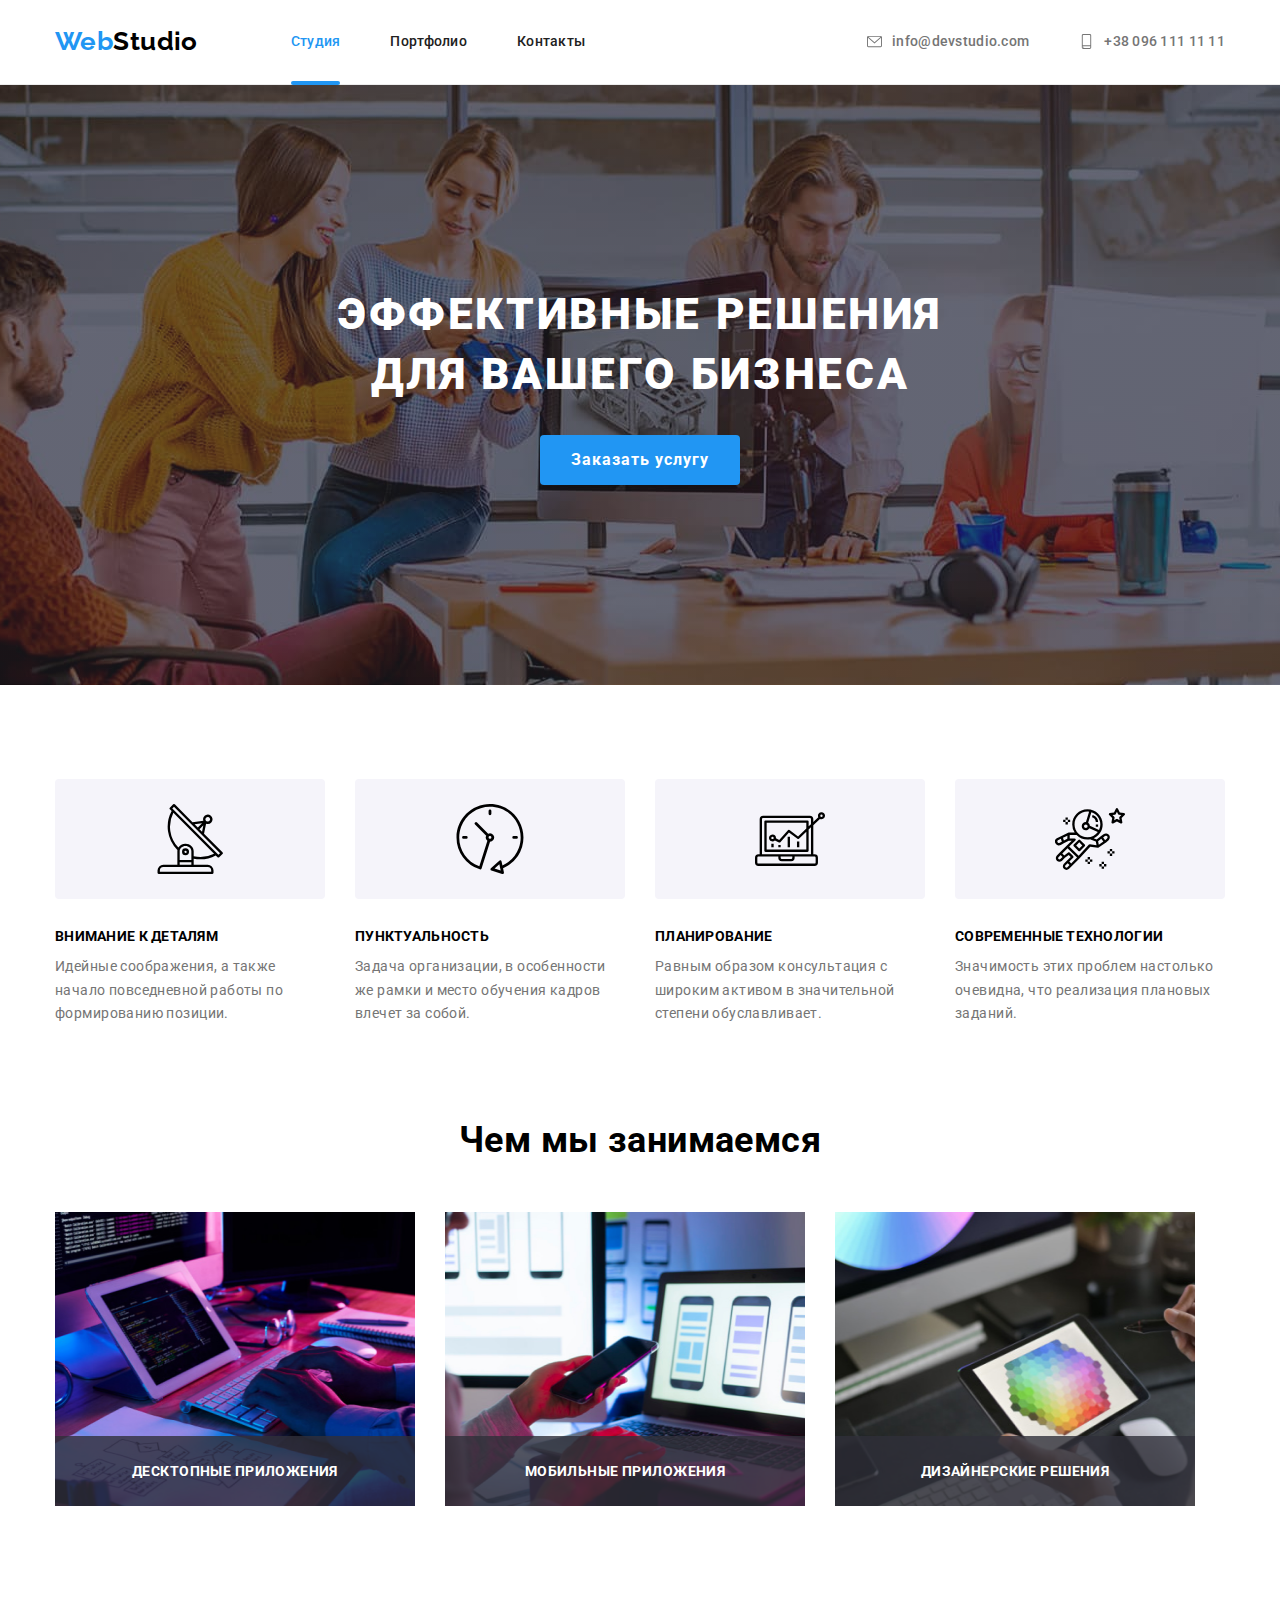
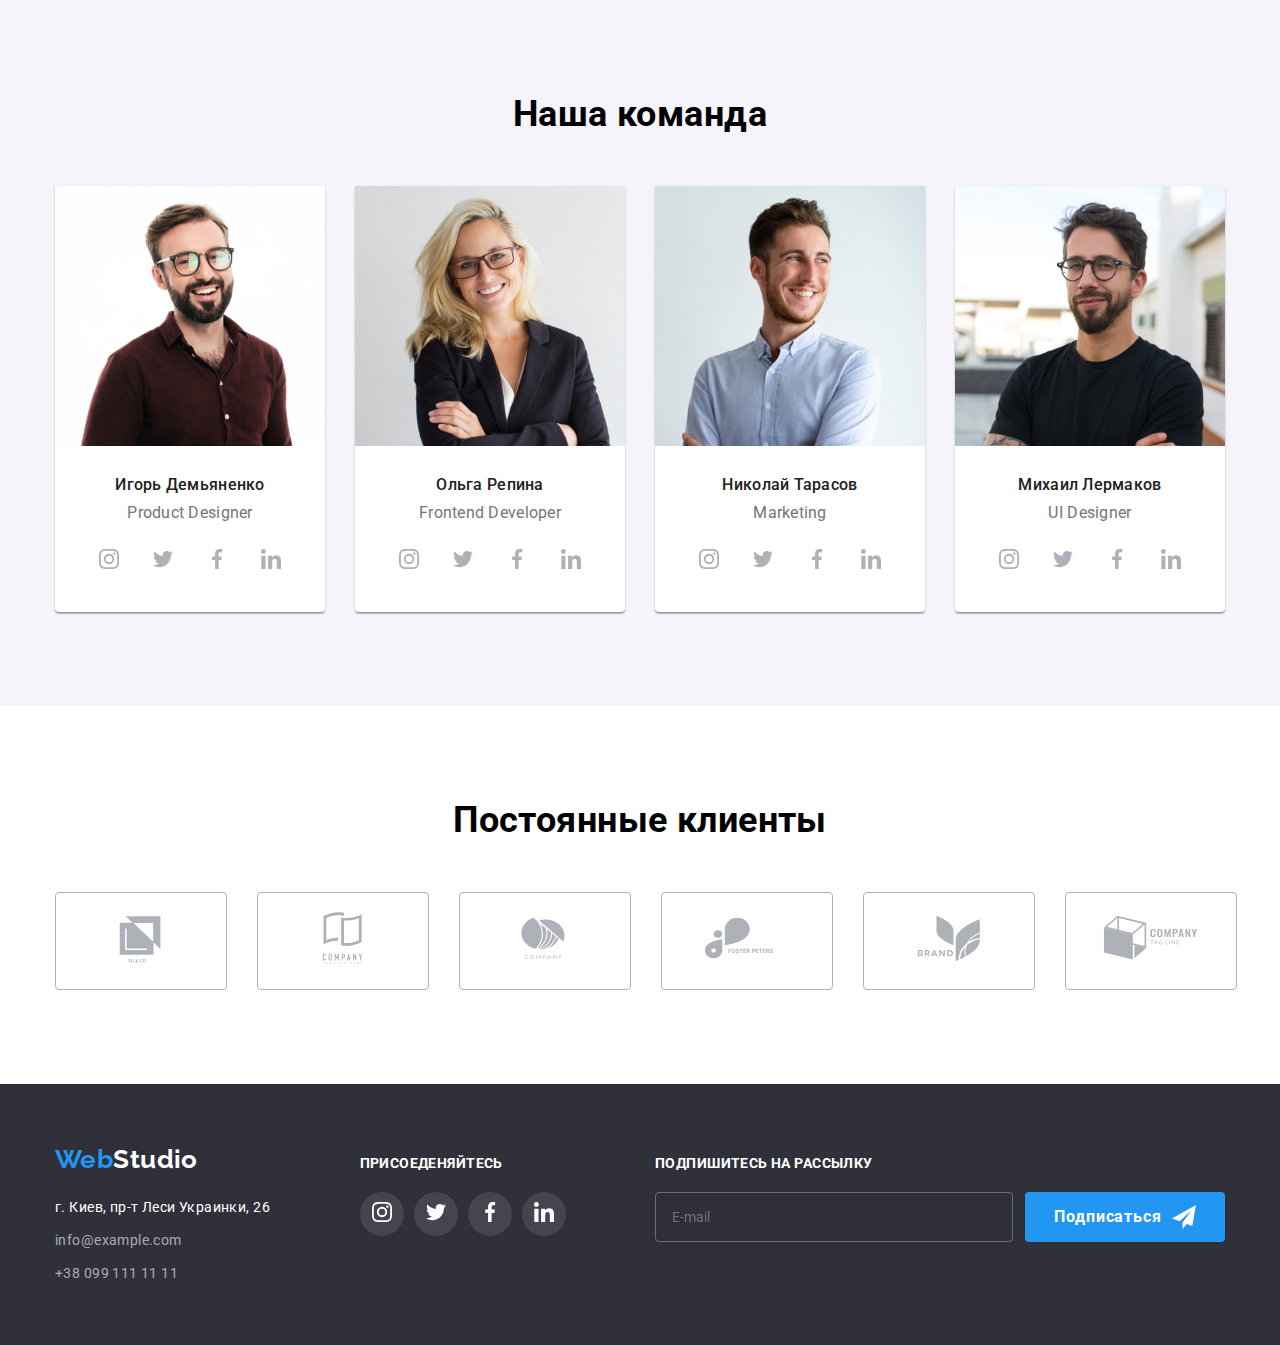
<file: index.html>
<!DOCTYPE html>
<html lang="ru">
  <head>
    <meta charset="UTF-8" />
    <meta http-equiv="X-UA-Compatible" content="IE=edge" />
    <meta name="viewport" content="width=device-width, initial-scale=1.0" />
    <link
      rel="stylesheet"
      href="https://cdnjs.cloudflare.com/ajax/libs/modern-normalize/1.1.0/modern-normalize.min.css"
    />
    <link rel="stylesheet" href="./css/syles.css" />
    <link rel="preconnect" href="https://fonts.googleapis.com" />
    <link rel="preconnect" href="https://fonts.gstatic.com" crossorigin />
    <link
      href="https://fonts.googleapis.com/css2?family=Raleway:wght@700&display=swap"
      rel="stylesheet"
    />
    <link
      href="https://fonts.googleapis.com/css2?family=Roboto:wght@400;500;700;900&display=swap"
      rel="stylesheet"
    />

    <title>Document</title>
  </head>
  <body>
    <header>
      <div class="container flex">
        <nav class="nav-menu">
          <a class="header-logo-link" href="./index.html"
            ><p class="header-logo">
              <span class="header-logo-web">Web</span>Studio
            </p>
          </a>
          <ul class="list-settings">
            <li class="menu-list no-margin-left">
              <a class="menu-list-item active" href="./index.html">Студия</a>
            </li>
            <li class="menu-list">
              <a class="menu-list-item" href="./portfolio.html">Портфолио</a>
            </li>
            <li class="menu-list">
              <a class="menu-list-item" href="">Контакты</a>
            </li>
          </ul>
        </nav>
        <ul class="list-settings-contacts">
          <li class="menu-list">
            <a class="contact-list-item-mail" href="mailto:info@devstudio.com">
              <svg class="mail-icon">
                <use href="./images/symbol-defs.svg#icon-envelope-1"></use>
              </svg>
              info@devstudio.com
            </a>
          </li>
          <li class="menu-list">
            <a class="contact-list-item-phone" href="tel:+380991111111">
              <svg class="phone-icon">
                <use href="./images/symbol-defs.svg#icon-smartphone-1"></use>
              </svg>
              +38 096 111 11 11
            </a>
          </li>
        </ul>
      </div>
    </header>
    <main>
      <section class="section hero">
        <div class="container">
          <h1 class="hero-text">ЭФФЕКТИВНЫЕ РЕШЕНИЯ ДЛЯ ВАШЕГО БИЗНЕСА</h1>
          <button type="button" class="hero-button" data-modal-open>
            Заказать услугу
          </button>
        </div>
      </section>
      <section class="section">
        <h2 class="visually-hidden">Коротко о нашей компании и подходе</h2>
        <div class="container">
          <ul class="list-settings">
            <li class="about-us-blocks">
              <div class="about-us-svg-container">
                <svg class="about-us-svg">
                  <use href="./images/symbol-defs.svg#icon-Group"></use>
                </svg>
              </div>
              <h3 class="about-us-list-head">ВНИМАНИЕ К ДЕТАЛЯМ</h3>
              <p class="about-us-list-text">
                Идейные соображения, а также начало повседневной работы по
                формированию позиции.
              </p>
            </li>
            <li class="about-us-blocks">
              <div class="about-us-svg-container">
                <svg class="about-us-svg">
                  <use href="./images/symbol-defs.svg#icon-clock-1"></use>
                </svg>
              </div>
              <h3 class="about-us-list-head">ПУНКТУАЛЬНОСТЬ</h3>
              <p class="about-us-list-text">
                Задача организации, в особенности же рамки и место обучения
                кадров влечет за собой.
              </p>
            </li>
            <li class="about-us-blocks">
              <div class="about-us-svg-container">
                <svg class="about-us-svg">
                  <use href="./images/symbol-defs.svg#icon-diagram-1"></use>
                </svg>
              </div>
              <h3 class="about-us-list-head">ПЛАНИРОВАНИЕ</h3>
              <p class="about-us-list-text">
                Равным образом консультация с широким активом в значительной
                степени обуславливает.
              </p>
            </li>
            <li class="about-us-blocks">
              <div class="about-us-svg-container">
                <svg class="about-us-svg">
                  <use href="./images/symbol-defs.svg#icon-astronaut-1"></use>
                </svg>
              </div>
              <h3 class="about-us-list-head">СОВРЕМЕННЫЕ ТЕХНОЛОГИИ</h3>
              <p class="about-us-list-text">
                Значимость этих проблем настолько очевидна, что реализация
                плановых заданий.
              </p>
            </li>
          </ul>
        </div>
      </section>
      <section class="section section-no-padding-top">
        <div class="container">
          <h2 class="what-we-do">Чем мы занимаемся</h2>
          <ul class="list-settings">
            <li class="cards-wdw">
              <div class="wdw-div">
                <img
                  width="370"
                  height="294"
                  src="images/photo1.jpg"
                  alt="photo from section what do we do"
                />
                <p class="wdw-description">ДЕСКТОПНЫЕ ПРИЛОЖЕНИЯ</p>
              </div>
            </li>
            <li class="cards-wdw">
              <div class="wdw-div">
                <img
                  width="370"
                  height="294"
                  src="images/photo2.jpg"
                  alt="photo from section what do we do"
                />
                <p class="wdw-description">МОБИЛЬНЫЕ ПРИЛОЖЕНИЯ</p>
              </div>
            </li>
            <li class="cards-wdw">
              <div class="wdw-div">
                <img
                  width="370"
                  height="294"
                  src="images/photo3.jpg"
                  alt="photo from section what do we do"
                />
                <p class="wdw-description">ДИЗАЙНЕРСКИЕ РЕШЕНИЯ</p>
              </div>
            </li>
          </ul>
        </div>
      </section>
      <section class="section our-team-background">
        <div class="container">
          <h2 class="name-section">Наша команда</h2>
          <ul class="list-settings">
            <li class="cards">
              <img
                width="270"
                height="260"
                src="images/igordemyanenko.jpg"
                alt="photo from section our team"
              />
              <div class="our-teammate-block">
                <h3 class="our-teammate">Игорь Демьяненко</h3>
                <p class="our-teammate-description">Product Designer</p>
                <ul class="list-icons flex">
                  <li class="list-icons-item">
                    <button class="button-icons-follow">
                      <svg class="follow-us-icons">
                        <use
                          href="./images/symbol-defs.svg#icon-instagram-2"
                        ></use>
                      </svg>
                    </button>
                  </li>
                  <li class="list-icons-item">
                    <button class="button-icons-follow">
                      <svg class="follow-us-icons">
                        <use
                          href="./images/symbol-defs.svg#icon-twitter-1"
                        ></use>
                      </svg>
                    </button>
                  </li>
                  <li class="list-icons-item">
                    <button class="button-icons-follow">
                      <svg class="follow-us-icons">
                        <use
                          href="./images/symbol-defs.svg#icon-facebook-1"
                        ></use>
                      </svg>
                    </button>
                  </li>
                  <li class="list-icons-item">
                    <button class="button-icons-follow">
                      <svg class="follow-us-icons">
                        <use
                          href="./images/symbol-defs.svg#icon-linkedin-1"
                        ></use>
                      </svg>
                    </button>
                  </li>
                </ul>
              </div>
            </li>
            <li class="cards">
              <img
                width="270"
                height="260"
                src="images/olgarepina.jpg"
                alt="photo from section our team"
              />
              <div class="our-teammate-block">
                <h3 class="our-teammate">Ольга Репина</h3>
                <p class="our-teammate-description">Frontend Developer</p>
                <ul class="list-icons flex">
                  <li class="list-icons-item">
                    <button class="button-icons-follow">
                      <svg class="follow-us-icons">
                        <use
                          href="./images/symbol-defs.svg#icon-instagram-2"
                        ></use>
                      </svg>
                    </button>
                  </li>
                  <li class="list-icons-item">
                    <button class="button-icons-follow">
                      <svg class="follow-us-icons">
                        <use
                          href="./images/symbol-defs.svg#icon-twitter-1"
                        ></use>
                      </svg>
                    </button>
                  </li>
                  <li class="list-icons-item">
                    <button class="button-icons-follow">
                      <svg class="follow-us-icons">
                        <use
                          href="./images/symbol-defs.svg#icon-facebook-1"
                        ></use>
                      </svg>
                    </button>
                  </li>
                  <li class="list-icons-item">
                    <button class="button-icons-follow">
                      <svg class="follow-us-icons">
                        <use
                          href="./images/symbol-defs.svg#icon-linkedin-1"
                        ></use>
                      </svg>
                    </button>
                  </li>
                </ul>
              </div>
            </li>
            <li class="cards">
              <img
                width="270"
                height="260"
                src="images/nikolaitarasov.jpg"
                alt="photo from section our team"
              />
              <div class="our-teammate-block">
                <h3 class="our-teammate">Николай Тарасов</h3>
                <p class="our-teammate-description">Marketing</p>
                <ul class="list-icons flex">
                  <li class="list-icons-item">
                    <button class="button-icons-follow">
                      <svg class="follow-us-icons">
                        <use
                          href="./images/symbol-defs.svg#icon-instagram-2"
                        ></use>
                      </svg>
                    </button>
                  </li>
                  <li class="list-icons-item">
                    <button class="button-icons-follow">
                      <svg class="follow-us-icons">
                        <use
                          href="./images/symbol-defs.svg#icon-twitter-1"
                        ></use>
                      </svg>
                    </button>
                  </li>
                  <li class="list-icons-item">
                    <button class="button-icons-follow">
                      <svg class="follow-us-icons">
                        <use
                          href="./images/symbol-defs.svg#icon-facebook-1"
                        ></use>
                      </svg>
                    </button>
                  </li>
                  <li class="list-icons-item">
                    <button class="button-icons-follow">
                      <svg class="follow-us-icons">
                        <use
                          href="./images/symbol-defs.svg#icon-linkedin-1"
                        ></use>
                      </svg>
                    </button>
                  </li>
                </ul>
              </div>
            </li>
            <li class="cards">
              <img
                width="270"
                height="260"
                src="images/mikhailermakov.jpg"
                alt="photo from section our team"
              />
              <div class="our-teammate-block">
                <h3 class="our-teammate">Михаил Лермаков</h3>
                <p class="our-teammate-description">UI Designer</p>
                <ul class="list-icons flex">
                  <li class="list-icons-item">
                    <button class="button-icons-follow">
                      <svg class="follow-us-icons">
                        <use
                          href="./images/symbol-defs.svg#icon-instagram-2"
                        ></use>
                      </svg>
                    </button>
                  </li>
                  <li class="list-icons-item">
                    <button class="button-icons-follow">
                      <svg class="follow-us-icons">
                        <use
                          href="./images/symbol-defs.svg#icon-twitter-1"
                        ></use>
                      </svg>
                    </button>
                  </li>
                  <li class="list-icons-item">
                    <button class="button-icons-follow">
                      <svg class="follow-us-icons">
                        <use
                          href="./images/symbol-defs.svg#icon-facebook-1"
                        ></use>
                      </svg>
                    </button>
                  </li>
                  <li class="list-icons-item">
                    <button class="button-icons-follow">
                      <svg class="follow-us-icons">
                        <use
                          href="./images/symbol-defs.svg#icon-linkedin-1"
                        ></use>
                      </svg>
                    </button>
                  </li>
                </ul>
              </div>
            </li>
          </ul>
        </div>
      </section>
      <section class="section">
        <div class="container">
          <h2 class="name-section">Постоянные клиенты</h2>
          <ul class="flex">
            <li class="client-list">
              <a href="" class="client-button">
                <svg class="client-logo">
                  <use href="./images/symbol-defs.svg#icon-Logo"></use>
                </svg>
              </a>
            </li>
            <li class="client-list">
              <a href="" class="client-button">
                <svg class="client-logo">
                  <use href="./images/symbol-defs.svg#icon-Logo-1"></use>
                </svg>
              </a>
            </li>
            <li class="client-list">
              <a href="" class="client-button">
                <svg class="client-logo">
                  <use href="./images/symbol-defs.svg#icon-Logo-2"></use>
                </svg>
              </a>
            </li>
            <li class="client-list">
              <a href="" class="client-button">
                <svg class="client-logo">
                  <use href="./images/symbol-defs.svg#icon-Logo-3"></use>
                </svg>
              </a>
            </li>
            <li class="client-list">
              <a href="" class="client-button">
                <svg class="client-logo">
                  <use href="./images/symbol-defs.svg#icon-Logo-4"></use>
                </svg>
              </a>
            </li>
            <li class="client-list">
              <a href="" class="client-button">
                <svg class="client-logo">
                  <use href="./images/symbol-defs.svg#icon-Logo-5"></use>
                </svg>
              </a>
            </li>
          </ul>
        </div>
      </section>
    </main>
    <footer class="footer-background">
      <div class="container flex baseline">
        <div>
          <a class="footer-logo-link" href="./index.html">
            <span class="footer-logo-web">Web</span>Studio
          </a>
          <address class="footer-adress-margin flex">
            <ul>
              <li class="footer-item">
                <a class="footer-adress" href=""
                  >г. Киев, пр-т Леси Украинки, 26</a
                >
              </li>
              <li class="footer-item">
                <a class="footer-link" href="mailto:info@example.com"
                  >info@example.com</a
                >
              </li>
              <li class="footer-item">
                <a class="footer-link" href="tel:+380991111111"
                  >+38 099 111 11 11</a
                >
              </li>
            </ul>
          </address>
        </div>
        <div class="footer-follow-block">
          <p class="follow-text">ПРИСОЕДЕНЯЙТЕСЬ</p>
          <ul class="footer-list-icons flex">
            <li class="footer-list-icons-item">
              <button class="footer-button-icons-follow">
                <svg class="footer-follow-us-icons">
                  <use href="./images/symbol-defs.svg#icon-instagram-2"></use>
                </svg>
              </button>
            </li>
            <li class="footer-list-icons-item">
              <button class="footer-button-icons-follow">
                <svg class="footer-follow-us-icons">
                  <use href="./images/symbol-defs.svg#icon-twitter-1"></use>
                </svg>
              </button>
            </li>
            <li class="footer-list-icons-item">
              <button class="footer-button-icons-follow">
                <svg class="footer-follow-us-icons">
                  <use href="./images/symbol-defs.svg#icon-facebook-1"></use>
                </svg>
              </button>
            </li>
            <li class="footer-list-icons-item">
              <button class="footer-button-icons-follow">
                <svg class="footer-follow-us-icons">
                  <use href="./images/symbol-defs.svg#icon-linkedin-1"></use>
                </svg>
              </button>
            </li>
          </ul>
        </div>
        <div>
          <span class="follow-text">Подпишитесь на рассылку</span>
          <div class="flex baseline">
            <input
              placeholder="E-mail"
              class="mail-input"
              type="text"
              name="mail"
            />
            <button type="submit" class="button-telegram">
              Подписаться
              <svg class="svg-telegram">
                <use href="./images/symbol-defs.svg#icon-icon-send"></use>
              </svg>
            </button>
          </div>
        </div>
      </div>
    </footer>
    <div class="backdrop is-hidden" data-modal>
      <div class="modal">
        <button class="modal-button-close" data-modal-close>
          <svg class="svg-icon-close-button">
            <use href="./images/symbol-defs.svg#icon-close-button"></use>
          </svg>
        </button>
        <div>
          <h2 class="form-topic">Оставьте свои данные, мы вам перезвоним</h2>
          <form class="form-block">
            <div class="form-div">
              <label class="label-settings">
                <span class="form-name">Имя</span></label
              >
              <input
                class="input-settings input-padding"
                type="text"
                name="name"
              />
              <svg class="form-svg-settings">
                <use
                  href="./images/symbol-defs.svg#icon-person-black-18dp-1"
                ></use>
              </svg>
            </div>

            <div class="form-div">
              <label class="label-settings">
                <span class="form-name">Телефон</span></label
              >
              <input
                class="input-settings input-padding"
                type="tel"
                name="tel"
              />
              <svg class="form-svg-settings">
                <use
                  href="./images/symbol-defs.svg#icon-phone-black-18dp-1"
                ></use>
              </svg>
            </div>

            <div class="form-div">
              <label class="label-settings">
                <span class="form-name">Почта</span></label
              >
              <input
                class="input-settings input-padding"
                type="text"
                name="mail"
              />
              <svg class="form-svg-settings">
                <use
                  href="./images/symbol-defs.svg#icon-email-black-18dp-1"
                ></use>
              </svg>
            </div>

            <label class="label-settings">
              <span class="form-name">Комментарий</span>
              <textarea
                class="input-settings textarea-padding"
                name="comment"
                id="comment"
                cols="30"
                rows="5"
                placeholder="Введите текст"
              ></textarea>
            </label>
            <div class="policy-div">
              <input
                type="checkbox"
                class="input-check is-hidden"
                id="input-check"
                name="policy"
              />
              <label for="input-check" class="check-text"
                ><span class="policy-text"
                  >Соглашаюсь с рассылкой и принимаю</span
                ><a class="policy" href="">Условия договора</a></label
              >
            </div>
            <button type="submit" class="submit-button">Отправить</button>
          </form>
        </div>
      </div>
    </div>
    <script src="./js/modal.js"></script>
  </body>
</html>
</file>
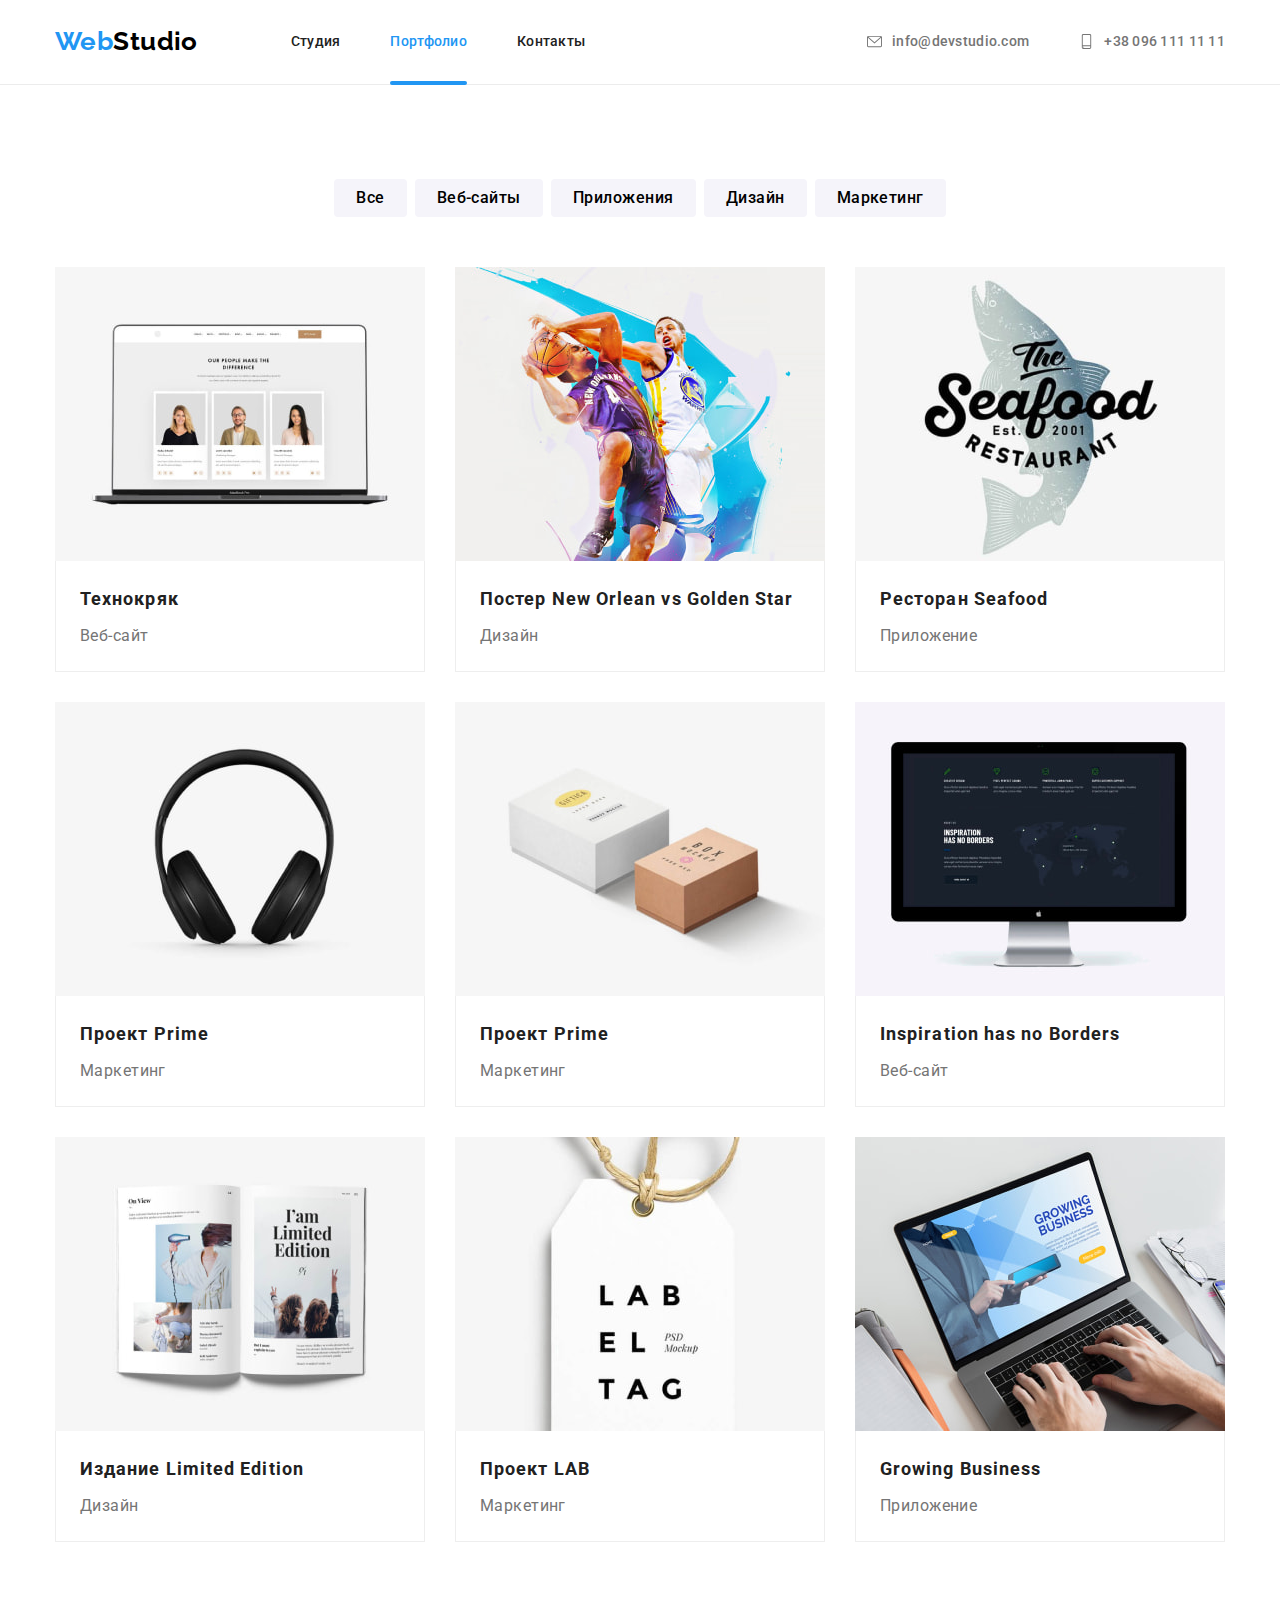
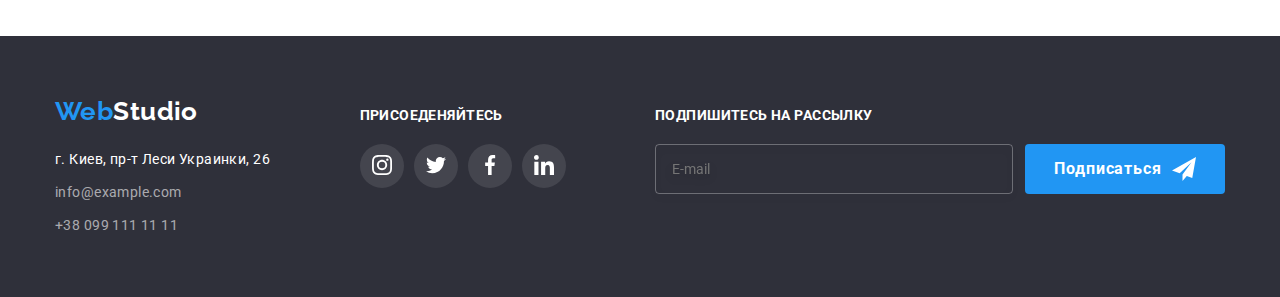
<file: portfolio.html>
<!DOCTYPE html>
<html lang="ru">
  <head>
    <meta charset="UTF-8" />
    <meta http-equiv="X-UA-Compatible" content="IE=edge" />
    <meta name="viewport" content="width=device-width, initial-scale=1.0" />
    <link
      rel="stylesheet"
      href="https://cdnjs.cloudflare.com/ajax/libs/modern-normalize/1.1.0/modern-normalize.min.css"
    />
    <link rel="stylesheet" href="./css/syles.css" />
    <link rel="preconnect" href="https://fonts.googleapis.com" />
    <link rel="preconnect" href="https://fonts.gstatic.com" crossorigin />
    <link
      href="https://fonts.googleapis.com/css2?family=Raleway:wght@700&display=swap"
      rel="stylesheet"
    />
    <link
      href="https://fonts.googleapis.com/css2?family=Roboto:wght@400;500;700;900&display=swap"
      rel="stylesheet"
    />

    <title>Document</title>
  </head>
  <body>
    <header>
      <div class="container flex">
        <nav class="nav-menu">
          <a class="header-logo-link" href="./index.html"
            ><p class="header-logo">
              <span class="header-logo-web">Web</span>Studio
            </p>
          </a>
          <ul class="list-settings">
            <li class="menu-list no-margin-left">
              <a class="menu-list-item" href="./index.html">Студия</a>
            </li>
            <li class="menu-list">
              <a class="menu-list-item active" href="./portfolio.html"
                >Портфолио</a
              >
            </li>
            <li class="menu-list">
              <a class="menu-list-item" href="">Контакты</a>
            </li>
          </ul>
        </nav>
        <ul class="list-settings-contacts">
          <li class="menu-list">
            <a class="contact-list-item-mail" href="mailto:info@devstudio.com">
              <svg class="mail-icon">
                <use href="./images/symbol-defs.svg#icon-envelope-1"></use>
              </svg>
              info@devstudio.com
            </a>
          </li>
          <li class="menu-list">
            <a class="contact-list-item-phone" href="tel:+380991111111">
              <svg class="phone-icon">
                <use href="./images/symbol-defs.svg#icon-smartphone-1"></use>
              </svg>
              +38 096 111 11 11
            </a>
          </li>
        </ul>
      </div>
    </header>
    <main>
      <section class="section">
        <div class="container">
          <h1 class="visually-hidden">Наши проекты</h1>
          <ul class="list-settings-buttons">
            <li class="button-item">
              <button type="button" class="button">Все</button>
            </li>
            <li class="button-item">
              <button type="button" class="button">Веб-сайты</button>
            </li>
            <li class="button-item">
              <button type="button" class="button">Приложения</button>
            </li>
            <li class="button-item">
              <button type="button" class="button">Дизайн</button>
            </li>
            <li class="button-item">
              <button type="button" class="button">Маркетинг</button>
            </li>
          </ul>
          <ul class="list-projects">
            <li class="project-cards">
              <a class="procject-cards-link no-padding cards-shadow" href=""
                ><div class="project-hover-wrap">
                  <img
                    width="370"
                    height="294"
                    src="images/Technocrack.jpg"
                    alt="Technocrack"
                  />
                  <p class="project-wrap-text">
                    Ресурс предлагает комплексные предложения с разным уровнем
                    функционала и сервисов. Все это позволит посетителю получить
                    исчерпывающие сведения о компании или частном лице.
                  </p>
                </div>
                <div class="card-box">
                  <h2 class="project-name">Технокряк</h2>
                  <p class="project-description">Веб-сайт</p>
                </div></a
              >
            </li>
            <li class="project-cards">
              <a class="procject-cards-link no-padding cards-shadow" href=""
                ><div class="project-hover-wrap">
                  <img
                    width="370"
                    height="294"
                    src="images/NewOrleanVsGoldenStar.jpg"
                    alt="NewOrleanVsGoldenStar"
                  />
                  <p class="project-wrap-text">
                    Ресурс предлагает комплексные предложения с разным уровнем
                    функционала и сервисов. Все это позволит посетителю получить
                    исчерпывающие сведения о компании или частном лице.
                  </p>
                </div>
                <div class="card-box">
                  <h2 class="project-name">Постер New Orlean vs Golden Star</h2>
                  <p class="project-description">Дизайн</p>
                </div></a
              >
            </li>
            <li class="project-cards">
              <a class="procject-cards-link no-padding cards-shadow" href=""
                ><div class="project-hover-wrap">
                  <img
                    width="370"
                    height="294"
                    src="images/Seafood.jpg"
                    alt="Seafood"
                  />
                  <p class="project-wrap-text">
                    Ресурс предлагает комплексные предложения с разным уровнем
                    функционала и сервисов. Все это позволит посетителю получить
                    исчерпывающие сведения о компании или частном лице.
                  </p>
                </div>
                <div class="card-box">
                  <h2 class="project-name">Ресторан Seafood</h2>
                  <p class="project-description">Приложение</p>
                </div></a
              >
            </li>
            <li class="project-cards">
              <a class="procject-cards-link no-padding cards-shadow" href=""
                ><div class="project-hover-wrap">
                  <img
                    width="370"
                    height="294"
                    src="images/PrimeProject.jpg"
                    alt="PrimeProject"
                  />
                  <p class="project-wrap-text">
                    Ресурс предлагает комплексные предложения с разным уровнем
                    функционала и сервисов. Все это позволит посетителю получить
                    исчерпывающие сведения о компании или частном лице.
                  </p>
                </div>
                <div class="card-box">
                  <h2 class="project-name">Проект Prime</h2>
                  <p class="project-description">Маркетинг</p>
                </div></a
              >
            </li>
            <li class="project-cards">
              <a class="procject-cards-link no-padding cards-shadow" href=""
                ><div class="project-hover-wrap">
                  <img
                    width="370"
                    height="294"
                    src="images/BoxesProject.jpg"
                    alt="BoxesProject"
                  />
                  <p class="project-wrap-text">
                    Ресурс предлагает комплексные предложения с разным уровнем
                    функционала и сервисов. Все это позволит посетителю получить
                    исчерпывающие сведения о компании или частном лице.
                  </p>
                </div>
                <div class="card-box">
                  <h2 class="project-name">Проект Prime</h2>
                  <p class="project-description">Маркетинг</p>
                </div></a
              >
            </li>
            <li class="project-cards">
              <a class="procject-cards-link no-padding cards-shadow" href=""
                ><div class="project-hover-wrap">
                  <img
                    width="370"
                    height="294"
                    src="images/InspirationHasNoBorders.jpg"
                    alt="InspirationHasNoBorders"
                  />
                  <p class="project-wrap-text">
                    Ресурс предлагает комплексные предложения с разным уровнем
                    функционала и сервисов. Все это позволит посетителю получить
                    исчерпывающие сведения о компании или частном лице.
                  </p>
                </div>
                <div class="card-box">
                  <h2 class="project-name">Inspiration has no Borders</h2>
                  <p class="project-description">Веб-сайт</p>
                </div></a
              >
            </li>
            <li class="project-cards">
              <a class="procject-cards-link no-padding cards-shadow" href=""
                ><div class="project-hover-wrap">
                  <img
                    width="370"
                    height="294"
                    src="images/LimitedEdition.jpg"
                    alt="LimitedEdition"
                  />
                  <p class="project-wrap-text">
                    Ресурс предлагает комплексные предложения с разным уровнем
                    функционала и сервисов. Все это позволит посетителю получить
                    исчерпывающие сведения о компании или частном лице.
                  </p>
                </div>
                <div class="card-box">
                  <h2 class="project-name">Издание Limited Edition</h2>
                  <p class="project-description">Дизайн</p>
                </div></a
              >
            </li>
            <li class="project-cards">
              <a class="procject-cards-link no-padding cards-shadow" href=""
                ><div class="project-hover-wrap">
                  <img
                    width="370"
                    height="294"
                    src="images/LabProject.jpg"
                    alt="LabProject"
                  />
                  <p class="project-wrap-text">
                    Ресурс предлагает комплексные предложения с разным уровнем
                    функционала и сервисов. Все это позволит посетителю получить
                    исчерпывающие сведения о компании или частном лице.
                  </p>
                </div>
                <div class="card-box">
                  <h2 class="project-name">Проект LAB</h2>
                  <p class="project-description">Маркетинг</p>
                </div></a
              >
            </li>
            <li class="project-cards">
              <a class="procject-cards-link no-padding cards-shadow" href=""
                ><div class="project-hover-wrap">
                  <img
                    width="370"
                    height="294"
                    src="images/GrowingBusiness.jpg"
                    alt="GrowingBusiness"
                  />
                  <p class="project-wrap-text">
                    Ресурс предлагает комплексные предложения с разным уровнем
                    функционала и сервисов. Все это позволит посетителю получить
                    исчерпывающие сведения о компании или частном лице.
                  </p>
                </div>
                <div class="card-box">
                  <h2 class="project-name">Growing Business</h2>
                  <p class="project-description">Приложение</p>
                </div></a
              >
            </li>
          </ul>
        </div>
      </section>
    </main>
    <footer class="footer-background">
      <div class="container flex baseline">
        <div>
          <a class="footer-logo-link" href="./index.html">
            <span class="footer-logo-web">Web</span>Studio
          </a>
          <address class="footer-adress-margin flex">
            <ul>
              <li class="footer-item">
                <a class="footer-adress" href=""
                  >г. Киев, пр-т Леси Украинки, 26</a
                >
              </li>
              <li class="footer-item">
                <a class="footer-link" href="mailto:info@example.com"
                  >info@example.com</a
                >
              </li>
              <li class="footer-item">
                <a class="footer-link" href="tel:+380991111111"
                  >+38 099 111 11 11</a
                >
              </li>
            </ul>
          </address>
        </div>
        <div class="footer-follow-block">
          <p class="follow-text">ПРИСОЕДЕНЯЙТЕСЬ</p>
          <ul class="footer-list-icons flex">
            <li class="footer-list-icons-item">
              <button class="footer-button-icons-follow">
                <svg class="footer-follow-us-icons">
                  <use href="./images/symbol-defs.svg#icon-instagram-2"></use>
                </svg>
              </button>
            </li>
            <li class="footer-list-icons-item">
              <button class="footer-button-icons-follow">
                <svg class="footer-follow-us-icons">
                  <use href="./images/symbol-defs.svg#icon-twitter-1"></use>
                </svg>
              </button>
            </li>
            <li class="footer-list-icons-item">
              <button class="footer-button-icons-follow">
                <svg class="footer-follow-us-icons">
                  <use href="./images/symbol-defs.svg#icon-facebook-1"></use>
                </svg>
              </button>
            </li>
            <li class="footer-list-icons-item">
              <button class="footer-button-icons-follow">
                <svg class="footer-follow-us-icons">
                  <use href="./images/symbol-defs.svg#icon-linkedin-1"></use>
                </svg>
              </button>
            </li>
          </ul>
        </div>
        <div>
          <span class="follow-text">Подпишитесь на рассылку</span>
          <div class="flex baseline">
            <input
              placeholder="E-mail"
              class="mail-input"
              type="mail"
              name="mail"
            />
            <button type="submit" class="button-telegram">
              Подписаться
              <svg class="svg-telegram">
                <use href="/images/symbol-defs.svg#icon-icon-send"></use>
              </svg>
            </button>
          </div>
        </div>
      </div>
    </footer>
  </body>
</html>
</file>
<file: css/syles.css>
/*----------------------------- GLOBAL -----------------------------*/
*,
*::after,
*::before {
  box-sizing: border-box;
}

.section {
  padding-top: 94px;
  padding-bottom: 94px;
}

.section-no-padding-top {
  padding-top: 0;
}

.section-no-padding-bottom {
  padding-bottom: 0;
}

ul {
  list-style: none;
  margin: 0;
  padding: 0;
}

img {
  display: block;
  max-width: 100%;
  width: auto;
}

h1,
h2,
h3,
h4,
h5,
h6,
p,
form {
  margin: 0;
  padding: 0;
}

a {
  margin: 0;
  padding: 0;
}

:root {
  --text-color: #212121;
  --active-elemnts: #2196f3;
  --footer-background-color: #2f303a;
  --grey-color: #757575;
  --white-color: #ffffff;
  --background-white-grey: #f5f4fa;
  --hero-background-color: #2f303a;
  --icon-color: #afb1b8;
  --footer-button-background-color: rgba(255, 255, 255, 0.1);
}

body {
  font-family: "Roboto", sans-serif;
  font-size: 14px;
  line-height: 1.14;
  background-color: var(--white-color);
  color: var(--textcolor);
  letter-spacing: 0.03em;
}

header {
  border-bottom: 1px solid #ececec;
}

.container {
  padding-left: 15px;
  padding-right: 15px;
  margin-left: auto;
  margin-right: auto;
  width: 1200px;
}

.flex {
  display: flex;
  align-items: center;
}

.visually-hidden {
  position: absolute;
  clip: rect(0 0 0 0);
  width: 1px;
  height: 1px;
  margin: -1px;
}

.list-settings {
  display: flex;
  font-weight: 500;
  letter-spacing: 0.02em;
}

.contact-list-item {
  text-decoration: none;
  font-weight: 500;
  letter-spacing: 0.02em;
  color: var(--grey-color);
}

.no-padding {
  padding: 0;
}

.backdrop {
  width: 100%;
  height: 100%;
  position: fixed;
  top: 0;
  background: rgba(0, 0, 0, 0.2);
  transition: opacity 1000ms, visibility 1000ms;
}

.modal {
  width: 528px;
  padding: 40px;
  background-color: white;
  border-radius: 4px;
  position: absolute;
  top: 50%;
  left: 50%;
  transform: translate(-50%, -50%);
}

.modal-button-close {
  position: absolute;
  top: 8px;
  right: 8px;
  border-radius: 50%;
  border: none;
  background-color: #ffffff;
  width: 30px;
  height: 30px;
  border: 1px solid rgba(0, 0, 0, 0.1);
  cursor: pointer;
}
.svg-icon-close-button {
  width: 18px;
  height: 18px;
  position: absolute;
  top: 50%;
  left: 50%;
  transform: translate(-50%, -50%);
}

.modal-button-close:hover {
  fill: var(--active-elemnts);
}

.is-hidden {
  opacity: 0;
  pointer-events: none;
  visibility: hidden;
}

/*----------------------------- HEADER -----------------------------*/

.header-block {
  display: flex;
  align-items: center;
}

.nav-menu {
  display: flex;
  align-items: center;
}

.header-logo {
  color: #000000;
  font-family: "Raleway", sans-serif;
  font-weight: 700;
  font-size: 26px;
  line-height: 31px;
}

.header-logo-web {
  color: var(--active-elemnts);
  font-family: "Raleway", sans-serif;
  font-weight: 700;
  font-size: 26px;
  line-height: 31px;
}

.header-logo-link {
  margin-right: 93px;
  padding: 24px 0 24px 0;
  text-decoration: none;
}

.menu-list-item {
  padding: 34px 0px;
  text-decoration: none;
  color: var(--text-color);
  transition: color 250ms cubic-bezier(0.4, 0, 0.2, 1);
  position: relative;
}

.active {
  color: var(--active-elemnts);
}

.active::after {
  content: "";
  position: absolute;
  left: 0;
  bottom: -1px;

  width: 100%;
  height: 4px;

  background: var(--active-elemnts);
  border-radius: 2px;
}

.menu-list {
  display: flex;
  align-items: baseline;
  margin-left: 50px;
  text-decoration: none;
  color: var(--text-color);
}

.no-margin-left {
  margin-left: 0;
}

.menu-list-item:hover {
  color: var(--active-elemnts);
}

.contact-list-item:hover {
  color: var(--active-elemnts);
}

.contact-list-item-mail {
  align-items: center;
  padding: 30px 0;
  display: flex;
  text-decoration: none;
  font-weight: 500;
  letter-spacing: 0.02em;
  color: var(--grey-color);
  transition: color 250ms cubic-bezier(0.4, 0, 0.2, 1);
}

.contact-list-item-mail:hover {
  color: var(--active-elemnts);
}

.contact-list-item-phone {
  align-items: center;
  display: flex;
  padding: 30px 0;
  text-decoration: none;
  font-weight: 500;
  letter-spacing: 0.02em;
  color: var(--grey-color);
  transition: color 250ms cubic-bezier(0.4, 0, 0.2, 1);
}

.contact-list-item-phone:hover {
  color: var(--active-elemnts);
}

.list-settings-contacts {
  margin-left: auto;
  display: flex;
  align-items: baseline;
  font-weight: 500;
  letter-spacing: 0.02em;
}

.mail-icon {
  margin-right: 10px;
  fill: currentColor;
  width: 15px;
  height: 15px;
}

.phone-icon {
  margin-right: 10px;
  fill: currentColor;
  width: 15px;
  height: 15px;
}

/*----------------------------- FOOTER -----------------------------*/

.footer-adress-margin {
  margin-top: 20px;
}

.footer-background {
  padding-top: 60px;
  padding-bottom: 60px;
  background: var(--footer-background-color);
  color: var(--white-color);
}

.footer-logo-web {
  color: var(--active-elemnts);
  font-family: "Raleway", sans-serif;
  font-weight: 700;
  font-size: 26px;
  line-height: 1.19;
}

.footer-logo-link {
  display: block;
  text-decoration: none;
  color: var(--white-color);
  font-family: "Raleway", sans-serif;
  font-weight: 700;
  font-size: 26px;
  line-height: 1.19;
}

.footer-adress {
  font-style: normal;
  font-weight: 400;
  line-height: 24px;
  color: var(--white-color);
  text-decoration: none;
}

.footer-item {
  margin-top: 9px;
}

.footer-item:first-child {
  margin-top: 0px;
}

.footer-link {
  font-style: normal;
  text-decoration: none;
  font-weight: 400;
  line-height: 24px;
  color: rgba(255, 255, 255, 0.6);
  text-decoration: none;
}

.footer-follow-block {
  margin-left: auto;
  margin-right: auto;
}

.footer-follow-us-icons {
  cursor: pointer;
  width: 20px;
  height: 20px;
}

.footer-list-icons-item {
  margin-right: 10px;
}

.footer-list-icons-item:last-child {
  margin-right: 0px;
}

.footer-list-icons {
  margin: 20px 0 0 0;
}

.footer-button-icons-follow {
  cursor: pointer;
  width: 44px;
  height: 44px;
  border: none;
  border-radius: 50%;
  background: var(--footer-button-background-color);
  fill: var(--white-color);
  transition: background 250ms cubic-bezier(0.4, 0, 0.2, 1);
}

.footer-button-icons-follow:hover {
  background: var(--active-elemnts);
  fill: var(--white-color);
}

.follow-text {
  font-style: normal;
  font-weight: 700;
  font-size: 14px;
  line-height: 1.14;
  letter-spacing: 0.03em;
  text-transform: uppercase;
}

.baseline {
  align-items: baseline;
}

.button-telegram {
  width: 200px;
  height: 50px;
  background-color: var(--active-elemnts);
  border: none;
  border-radius: 4px;
  display: flex;
  font-weight: 700;
  font-size: 16px;
  line-height: 1.88;
  align-items: center;
  text-align: center;
  letter-spacing: 0.06em;
  color: #ffffff;
  justify-content: center;
  margin-left: 12px;
}

.button-telegram:hover {
  box-shadow: 0px 4px 4px rgba(0, 0, 0, 0.15);
  transition: box-shadow 250ms cubic-bezier(0.4, 0, 0.2, 1);
  cursor: pointer;
}

.svg-telegram {
  fill: var(--white-color);
  width: 24px;
  height: 24px;
  margin-left: 10px;
}

.mail-input {
  display: flex;
  border: 1px solid rgba(255, 255, 255, 0.3);
  filter: drop-shadow(0px 4px 4px rgba(0, 0, 0, 0.15));
  border-radius: 4px;
  background: none;
  width: 358px;
  height: 50px;
  padding: 15px 16px;
  color: var(--white-color);
  margin-top: 20px;
  outline: none;
  cursor: pointer;
}

/*----------------------------- STUDIO(MAIN PAGE) -----------------------------*/

.name-section {
  margin-bottom: 50px;
  text-align: center;
  font-weight: 700;
  font-size: 36px;
  line-height: 1.16;
}

.what-we-do {
  margin-bottom: 50px;
  text-align: center;
  font-weight: 700;
  font-size: 36px;
  line-height: 1.16;
}

/*----------------------------- SECTION-1 -----------------------------*/

.hero {
  max-width: 1600px;
  background-color: var(--hero-background-color);
  padding: 200px 0 200px 0;
  background-image: linear-gradient(
      to right,
      rgba(47, 48, 58, 0.4),
      rgba(47, 48, 58, 0.4)
    ),
    url("../images/hero-background.jpg");
  background-repeat: no-repeat;
  background-position: center;
  margin: 0 auto;
}

.hero-text {
  width: 696px;
  margin: 0 auto;
  text-align: center;
  font-weight: 900;
  font-size: 44px;
  line-height: 1.36;
  letter-spacing: 0.06em;
  text-transform: uppercase;
  color: var(--white-color);
}

.hero-button {
  border: none;
  margin: 30px auto 0 auto;
  display: block;
  margin-top: 30px;
  height: 50px;
  width: 200px;
  box-shadow: 0px 4px 4px rgba(0, 0, 0, 0.15);
  background: var(--active-elemnts);
  border-radius: 4px;
  font-weight: 700;
  font-size: 16px;
  line-height: 1.88;
  letter-spacing: 0.06em;
  color: var(--white-color);
  cursor: pointer;
}

/*----------------------------- SECTION-2 -----------------------------*/

.about-us-blocks {
  width: 270px;
  margin-right: 30px;
}

.about-us-blocks:last-child {
  margin-right: 0;
}

.about-us-list-head {
  margin-bottom: 10px;
  font-weight: 700;
  font-size: 14px;
  text-transform: uppercase;
}

.about-us-list-text {
  font-weight: 400;
  line-height: 1.71;
  color: var(--grey-color);
  letter-spacing: 0.03em;
}

.about-us-svg {
  width: 70px;
  height: 70px;
}

.about-us-svg-container {
  justify-content: center;
  align-items: center;
  display: flex;
  margin-bottom: 30px;
  border-radius: 4px;
  width: 270px;
  height: 120px;
  background-color: var(--background-white-grey);
}

/*----------------------------- SECTION-3 -----------------------------*/

.wdw-div {
  position: relative;
}

.wdw-description {
  position: absolute;
  background: rgba(47, 48, 58, 0.8);
  width: 100%;
  height: 70px;
  bottom: 0px;
  display: flex;
  align-items: center;
  justify-content: center;
  color: var(--white-color);
  font-style: normal;
  font-weight: 700;
  font-size: 14px;
  line-height: 114;
  text-align: center;
  letter-spacing: 0.03em;
  text-transform: uppercase;
}
/*----------------------------- SECTION-4 -----------------------------*/

.cards-wdw {
  margin-right: 30px;
}
.cards {
  margin-right: 30px;
  background: var(--white-color);
  box-shadow: 0px 1px 3px rgba(0, 0, 0, 0.12), 0px 1px 1px rgba(0, 0, 0, 0.14),
    0px 2px 1px rgba(0, 0, 0, 0.2);
  border-radius: 0px 0px 4px 4px;
}

.cards:last-child {
  margin-right: 0;
}

.our-team-background {
  background: var(--background-white-grey);
}

.our-teammate {
  margin-bottom: 10px;
  text-align: center;
  font-weight: 500;
  font-size: 16px;
  color: var(--text-color);
}

.our-teammate-description {
  text-align: center;
  font-weight: 400;
  font-size: 16px;
  color: var(--grey-color);
}

.follow-us-icons {
  cursor: pointer;
  width: 20px;
  height: 20px;
}

.list-icons-item {
  margin-right: 10px;
}

.list-icons-item:last-child {
  margin-right: 0px;
}

.list-icons {
  margin-top: 16px;
}

.button-icons-follow {
  cursor: pointer;
  width: 44px;
  height: 44px;
  border: none;
  border-radius: 50%;
  background: none;
  fill: var(--icon-color);
  transition: background 250ms cubic-bezier(0.4, 0, 0.2, 1);
}

.button-icons-follow:hover {
  background: var(--active-elemnts);
  fill: var(--white-color);
}

.our-teammate-block {
  padding: 30px 32px;
}

/*----------------------------- SECTION 5 -----------------------------*/

.client-button {
  display: block;
  justify-content: center;
  align-items: center;
  border-radius: 4px;
  border: 1px solid var(--icon-color);
  fill: var(--icon-color);
  transition: fill 250ms cubic-bezier(0.4, 0, 0.2, 1);
}

.client-button:hover {
  fill: var(--active-elemnts);
  border-color: var(--active-elemnts);
}

.client-list {
  margin-right: 30px;
}

.client-list:last-child {
  margin-right: 0;
}

.client-logo {
  justify-content: center;
  align-items: center;
  width: 170px;
  height: 92px;
  padding: 16px 32px;
}

/*----------------------------- BACKDROP -----------------------------*/

.form-topic {
  font-style: normal;
  font-weight: 700;
  font-size: 20px;
  line-height: 23px;
  text-align: center;
  letter-spacing: 0.03em;
}

.form-block {
  display: flex;
  flex-direction: column;
}

.label-settings {
  display: block;
  margin: 0;
  cursor: pointer;
}

.form-name {
  margin-top: 10px;
  margin-bottom: 4px;
  font-style: normal;
  font-weight: 400;
  font-size: 12px;
  line-height: 1.16;
  letter-spacing: 0.01em;
  color: var(--grey-color);
}

.form-name:first-child {
  display: block;
  margin-top: 12px;
}

.input-settings {
  border: 1px solid rgba(33, 33, 33, 0.2);
  border-radius: 4px;
  width: 100%;
  outline: none;
  cursor: pointer;
  resize: none;
}

.input-settings:focus {
  border: 1px solid var(--active-elemnts);
  border-radius: 4px;
  width: 100%;
  outline: none;
  transition: border 250ms cubic-bezier(0.4, 0, 0.2, 1);
}

.input-settings:focus + .form-svg-settings {
  fill: #2196f3;
  transition: fill 250ms cubic-bezier(0.4, 0, 0.2, 1);
}

.textarea-padding {
  padding: 12px 16px;
}

.input-padding {
  padding: 11px 12px 11px 41px;
}

.form-svg-settings {
  position: absolute;
  width: 18px;
  height: 18px;
  top: 40px;
  left: 13px;
}

.form-div {
  position: relative;
}

.check-text {
  display: flex;
  margin-right: 7px;
}

.check-text::before {
  content: "";
  width: 16px;
  height: 15px;
  border: 2px solid #212121;
  border-radius: 2px;
  display: block;
  align-items: center;
  justify-content: center;
  margin-right: 7px;
}

.input-check:checked + .check-text::before {
  background-color: var(--active-elemnts);
  border: 2px solid var(--active-elemnts);
  background-image: url(../images/Vector.svg);
}

.policy {
  text-decoration: none;
  margin-left: 4px;
  color: var(--active-elemnts);
  border-bottom: 1px solid var(--active-elemnts);
  display: block;
  align-items: center;
  justify-content: center;
}

.submit-button {
  color: var(--white-color);
  background-color: var(--active-elemnts);
  border-radius: 4px;
  width: 200px;
  height: 50px;
  margin: 30px auto 0 auto;
  border: none;
  display: block;
  font-weight: 700;
  font-size: 16px;
  line-height: 1.88;
  align-items: center;
  text-align: center;
  letter-spacing: 0.06em;
  cursor: pointer;
}

.submit-button:hover {
  box-shadow: 0px 4px 4px rgba(0, 0, 0, 0.15);
  transition: box-shadow 250ms cubic-bezier(0.4, 0, 0.2, 1);
}

.policy-div {
  margin-top: 20px;
  display: flex;
  justify-content: center;
    align-items: center;
      flex-wrap: wrap;
}
}

.policy-text {
  color: var(--grey-color);
  font-weight: 400;
  font-size: 14px;
  line-height: 1.71;
  letter-spacing: 0.03em;
  display: flex;
  justify-content: center;
  align-items: center;
  flex-wrap: wrap;
}

/*----------------------------- PORTFOLIO -----------------------------*/

/*----------------------------- SECTION-1 -----------------------------*/

.button {
  padding: 6px 22px;
  display: block;
  background: var(--background-white-grey);
  border-radius: 4px;
  border-style: none;
  font-weight: 500;
  font-size: 16px;
  line-height: 1.62;
  text-align: center;
  letter-spacing: 0.03em;
  transition: background 250ms cubic-bezier(0.4, 0, 0.2, 1);
}

.button:hover {
  color: var(--white-color);
  border-radius: 4px;
  background: var(--active-elemnts);
  box-shadow: 0px 3px 1px rgba(0, 0, 0, 0.1), 0px 1px 2px rgba(0, 0, 0, 0.08),
    0px 2px 2px rgba(0, 0, 0, 0.12);
  cursor: pointer;
  font-weight: 500;
  font-size: 16px;
  line-height: 1.62;
}

.project-name {
  font-weight: 700;
  font-size: 18px;
  line-height: 2;
  letter-spacing: 0.06em;
  color: var(--text-color);
}

.project-description {
  margin-top: 4px;
  font-weight: 400;
  font-size: 16px;
  line-height: 1.88;
  color: var(--grey-color);
}

.list-projects {
  margin-top: 50px;
  margin-top: -30px;
  display: flex;
  flex-wrap: wrap;
}

.project-cards {
  margin-top: 30px;
  margin-right: 30px;
}

.project-cards:nth-child(3n + 3) {
  margin-right: 0;
}

.list-settings-buttons {
  margin-bottom: 50px;
  display: flex;
  justify-content: center;
}

.button-item {
  margin-right: 8px;
}

.button-item:last-child {
  margin-right: 0;
}

.card-box {
  padding: 20px 24px 20px 24px;
  background: var(--white-color);
  border-bottom: 1px solid #eeeeee;
  border-left: 1px solid #eeeeee;
  border-right: 1px solid #eeeeee;
  box-sizing: border-box;
}

.procject-cards-link {
  text-decoration: none;
  display: block;
}

.procject-cards-link:hover {
  box-shadow: 0px 1px 1px rgba(0, 0, 0, 0.12), 0px 4px 4px rgba(0, 0, 0, 0.06),
    1px 4px 6px rgba(0, 0, 0, 0.16);
}

.project-cards:hover .project-wrap-text {
  transform: translateY(0%);
}

.project-hover-wrap {
  position: relative;
  overflow: hidden;
}

.project-wrap-text {
  position: absolute;
  height: 101%;
  background-color: rgba(33, 150, 243, 0.9);
  font-style: normal;
  font-weight: 400;
  font-size: 18px;
  line-height: 1.56;
  letter-spacing: 0.03em;
  color: var(--white-color);
  top: 0;
  transform: translateY(100%);
  transition: transform 250ms linear;
  padding: 63px 24px;
}
</file>
